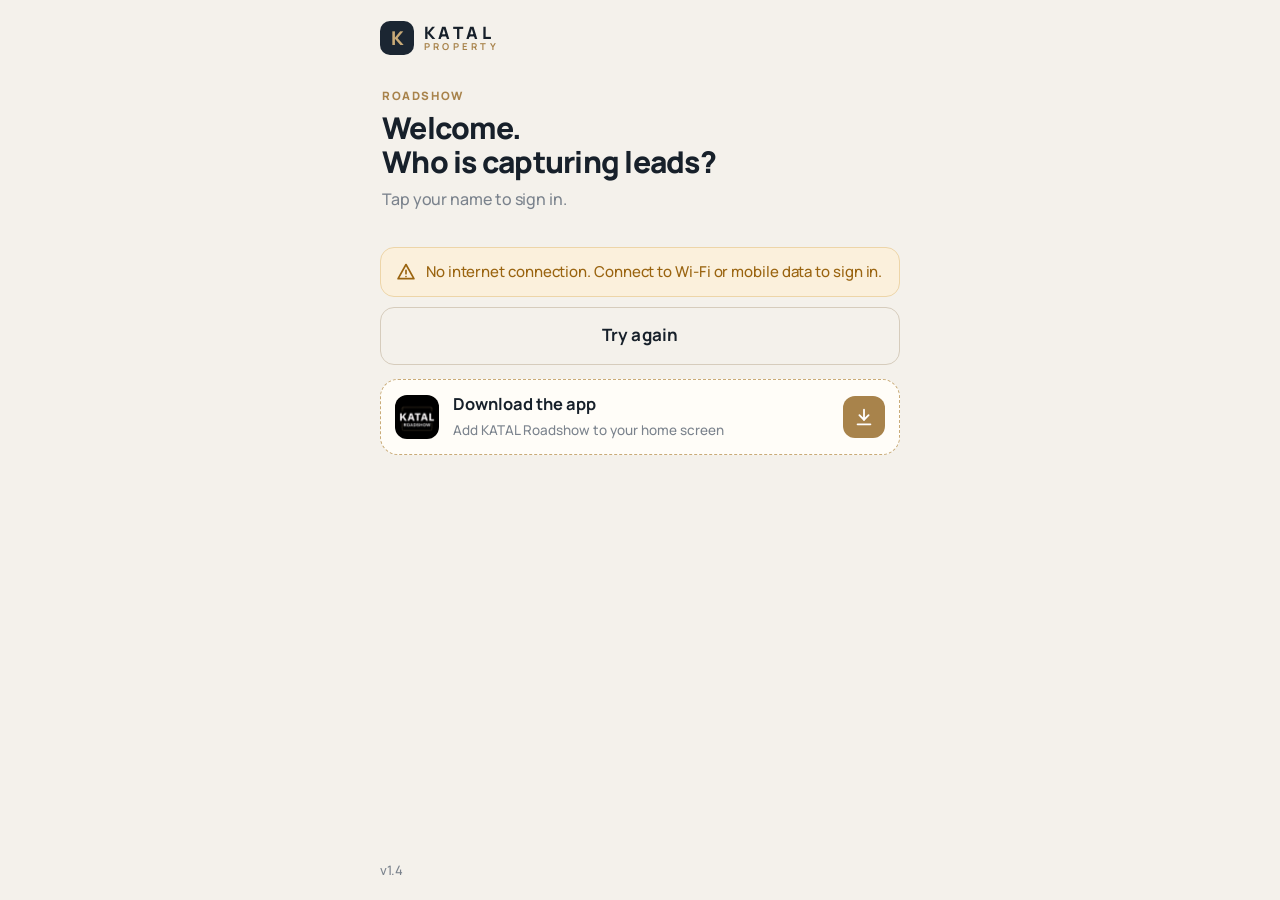
<file: index.html>
<!doctype html>
<html lang="en">
<head>
  <meta charset="utf-8">
  <meta name="viewport" content="width=device-width, initial-scale=1, viewport-fit=cover">
  <meta name="theme-color" content="#1B2632">
  <meta name="apple-mobile-web-app-capable" content="yes">
  <meta name="mobile-web-app-capable" content="yes">
  <meta name="apple-mobile-web-app-status-bar-style" content="default">
  <meta name="apple-mobile-web-app-title" content="KATAL Leads">
  <meta name="robots" content="noindex, nofollow">
  <title>KATAL Roadshow</title>
  <link rel="manifest" href="manifest.webmanifest?v=2">
  <link rel="icon" href="img/roadshow-64.png" type="image/png">
  <link rel="apple-touch-icon" href="img/roadshow-180.png">
  <link rel="preload" href="fonts/manrope.woff2" as="font" type="font/woff2" crossorigin>
  <link rel="stylesheet" href="css/app.css">
</head>
<body>
  <div class="app" id="app">
    <div class="center-msg"><div><div class="spinner"></div>Loading…</div></div>
  </div>
  <div class="toast" id="toast"></div>
  <noscript>Please enable JavaScript to use this app.</noscript>
  <script src="js/config.js"></script>
  <script src="js/core.js"></script>
  <script src="js/app.js"></script>
</body>
</html>
</file>
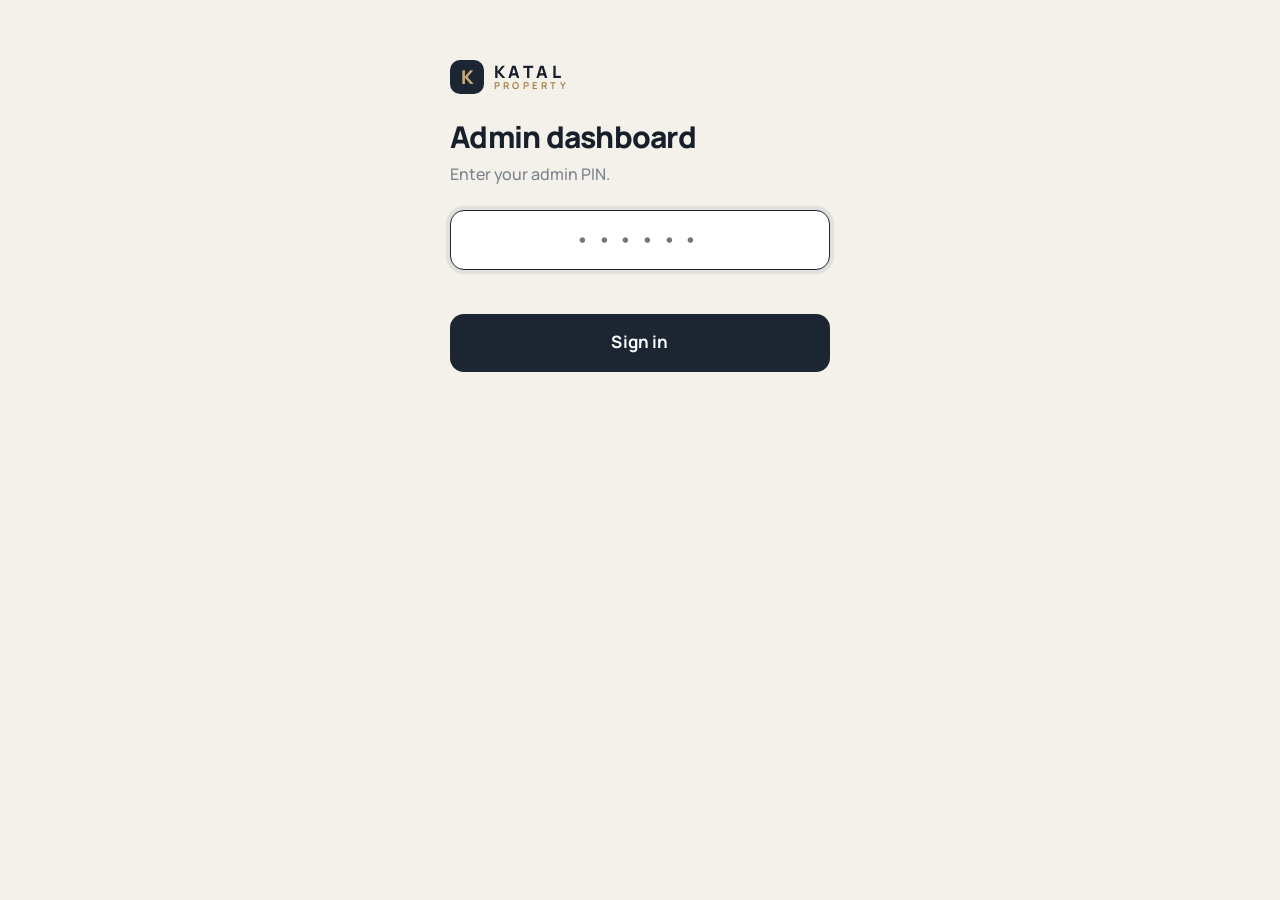
<file: admin.html>
<!doctype html>
<html lang="en">
<head>
  <meta charset="utf-8">
  <meta name="viewport" content="width=device-width, initial-scale=1, viewport-fit=cover">
  <meta name="theme-color" content="#1B2632">
  <meta name="robots" content="noindex, nofollow">
  <title>KATAL Admin</title>
  <link rel="icon" href="img/roadshow-64.png" type="image/png">
  <link rel="apple-touch-icon" href="img/roadshow-180.png">
  <link rel="preload" href="fonts/manrope.woff2" as="font" type="font/woff2" crossorigin>
  <link rel="stylesheet" href="css/app.css">
  <link rel="stylesheet" href="css/admin.css">
</head>
<body class="admin">
  <div id="admin"><div class="center-msg"><div><div class="spinner"></div>Loading…</div></div></div>
  <div class="toast" id="toast"></div>
  <script src="js/config.js"></script>
  <script src="js/core.js"></script>
  <script src="js/admin.js"></script>
</body>
</html>
</file>
<file: css/app.css>
/* Manrope (variable, latin) – bundled so the app opens fast and offline. SIL Open Font License 1.1 */
@font-face {
  font-family: 'Manrope';
  font-style: normal;
  font-display: swap;
  font-weight: 200 800;
  src: url('../fonts/manrope.woff2') format('woff2-variations'), url('../fonts/manrope.woff2') format('woff2');
}

/* KATAL Roadshow – shared styles (agent app + admin) */
:root {
  --bg: #F4F1EB;
  --surface: #FFFFFF;
  --surface-2: #FAF8F4;
  --ink: #17202A;
  --ink-2: #3B4653;
  --muted: #7B838D;
  --line: #E5DED2;
  --line-2: #D6CCBC;
  --navy: #1B2632;
  --navy-2: #2B3846;
  --gold: #A8834B;
  --gold-2: #C9AB78;
  --gold-soft: #F2EADC;
  --ok: #2D7A58;
  --ok-soft: #E4F1EA;
  --warn: #9A6410;
  --warn-soft: #FBF0DC;
  --danger: #B0423A;
  --danger-soft: #F8E6E4;
  --radius: 18px;
  --radius-sm: 14px;
  --shadow: 0 1px 2px rgba(23, 32, 42, .04), 0 10px 30px rgba(23, 32, 42, .07);
  --serif: 'Manrope', -apple-system, BlinkMacSystemFont, 'Segoe UI', Roboto, 'Helvetica Neue', Arial, sans-serif;
  --sans: 'Manrope', -apple-system, BlinkMacSystemFont, 'SF Pro Text', 'Segoe UI', Roboto, 'Helvetica Neue', Arial, sans-serif;
  --safe-b: env(safe-area-inset-bottom, 0px);
  --safe-t: env(safe-area-inset-top, 0px);
  color-scheme: light;
}

* { box-sizing: border-box; -webkit-tap-highlight-color: transparent; }
html, body { margin: 0; padding: 0; }
body {
  background: var(--bg);
  color: var(--ink);
  font-family: var(--sans);
  font-size: 17px;
  line-height: 1.45;
  -webkit-font-smoothing: antialiased;
  min-height: 100vh;
  min-height: 100dvh;
}
button, input, select, textarea { font: inherit; color: inherit; }
button { cursor: pointer; touch-action: manipulation; }
[hidden] { display: none !important; }

.app { max-width: 560px; margin: 0 auto; min-height: 100vh; min-height: 100dvh; display: flex; flex-direction: column; }

.screen { flex: 1; display: flex; flex-direction: column; padding: calc(14px + var(--safe-t)) 20px calc(20px + var(--safe-b)); animation: fade .22s ease; }
@keyframes fade { from { opacity: 0; transform: translateY(6px); } to { opacity: 1; transform: none; } }

/* ---------- brand ---------- */
.brand { display: flex; align-items: center; gap: 10px; }
.brand-mark { width: 34px; height: 34px; border-radius: 10px; background: var(--navy); color: var(--gold-2); display: grid; place-items: center; font-family: var(--serif); font-weight: 700; font-size: 22px; line-height: 1; }
.brand-text { display: flex; flex-direction: column; line-height: 1.05; }
.brand-name { font-family: var(--serif); font-weight: 700; font-size: 20px; letter-spacing: .18em; }
.brand-sub { font-size: 10.5px; letter-spacing: .32em; color: var(--gold); font-weight: 600; }

.topbar { display: flex; align-items: center; justify-content: space-between; gap: 12px; min-height: 48px; }
.eyebrow { font-size: 12px; letter-spacing: .16em; text-transform: uppercase; color: var(--gold); font-weight: 700; }
.title { font-family: var(--serif); font-weight: 600; font-size: 34px; line-height: 1.12; margin: 6px 0 0; letter-spacing: -.005em; }
.subtitle { color: var(--muted); margin: 8px 0 0; font-size: 16px; }

/* ---------- buttons ---------- */
.btn { display: inline-flex; align-items: center; justify-content: center; gap: 10px; min-height: 58px; padding: 0 22px; border-radius: var(--radius-sm); border: 1.5px solid transparent; font-weight: 650; font-size: 17px; letter-spacing: .01em; transition: transform .08s ease, background .15s ease, opacity .15s; user-select: none; }
.btn:active { transform: scale(.985); }
.btn[disabled] { opacity: .38; pointer-events: none; }
.btn-primary { background: var(--navy); color: #fff; }
.btn-primary:active { background: var(--navy-2); }
.btn-gold { background: var(--gold); color: #fff; }
.btn-ghost { background: transparent; border-color: var(--line-2); color: var(--ink); }
.btn-quiet { background: transparent; color: var(--ink-2); min-height: 48px; padding: 0 14px; }
.btn-block { width: 100%; }
.btn-sm { min-height: 44px; padding: 0 16px; font-size: 15px; border-radius: 12px; }
.icon-btn { width: 48px; height: 48px; border-radius: 14px; border: 1.5px solid var(--line); background: var(--surface); display: grid; place-items: center; color: var(--ink); }
.icon-btn:active { background: var(--surface-2); }
.icon-btn svg, .btn svg { width: 22px; height: 22px; flex: none; }

/* ---------- pills / status ---------- */
.pill { display: inline-flex; align-items: center; gap: 8px; padding: 7px 13px; border-radius: 999px; font-size: 14px; font-weight: 600; background: var(--surface); border: 1px solid var(--line); color: var(--ink-2); }
.pill .dot { width: 8px; height: 8px; border-radius: 50%; background: var(--ok); }
.pill.is-pending { background: var(--warn-soft); border-color: #EBD3A6; color: var(--warn); }
.pill.is-pending .dot { background: var(--warn); }
.pill.is-offline { background: #ECEEF1; border-color: #D9DDE2; color: #4B5563; }
.pill.is-offline .dot { background: #9CA3AF; }
.pill.is-error { background: var(--danger-soft); border-color: #EDC6C2; color: var(--danger); }
.pill.is-error .dot { background: var(--danger); }

/* ---------- login ---------- */
.login-head { padding: 26px 2px 18px; }
.agent-list { display: flex; flex-direction: column; gap: 10px; margin-top: 18px; }
.agent-btn { display: flex; align-items: center; gap: 14px; min-height: 64px; padding: 10px 16px; border-radius: var(--radius-sm); border: 1.5px solid var(--line); background: var(--surface); text-align: left; font-size: 18px; font-weight: 600; }
.agent-btn:active { border-color: var(--navy); }
.avatar { width: 42px; height: 42px; border-radius: 50%; background: var(--gold-soft); color: var(--gold); display: grid; place-items: center; font-weight: 700; font-size: 16px; flex: none; }
.agent-btn .chev { margin-left: auto; color: var(--line-2); }

.pin-wrap { display: flex; flex-direction: column; align-items: center; flex: 1; }
.pin-dots { display: flex; gap: 18px; margin: 30px 0 10px; }
.pin-dots span { width: 16px; height: 16px; border-radius: 50%; border: 2px solid var(--navy); transition: background .12s; }
.pin-dots span.on { background: var(--navy); }
.pin-dots.shake { animation: shake .38s ease; }
@keyframes shake { 20%, 60% { transform: translateX(-9px); } 40%, 80% { transform: translateX(9px); } }
.pin-msg { min-height: 24px; color: var(--danger); font-size: 15px; font-weight: 600; text-align: center; }
.keypad { display: grid; grid-template-columns: repeat(3, 1fr); gap: 14px; width: 100%; max-width: 330px; margin-top: auto; padding-top: 18px; }
.key { height: 72px; border-radius: 20px; border: 1.5px solid var(--line); background: var(--surface); font-size: 28px; font-weight: 500; display: grid; place-items: center; }
.key:active { background: var(--gold-soft); border-color: var(--gold-2); }
.key.key-plain { border-color: transparent; background: transparent; font-size: 16px; font-weight: 600; color: var(--ink-2); }

/* ---------- home ---------- */
.home-hero { margin: 26px 0 22px; }
.cta-card { position: relative; display: flex; align-items: center; gap: 18px; width: 100%; min-height: 132px; padding: 22px; border: none; border-radius: 24px; background: var(--navy); color: #fff; text-align: left; box-shadow: 0 14px 34px rgba(27, 38, 50, .22); overflow: hidden; }
.cta-card::after { content: ''; position: absolute; right: -40px; top: -40px; width: 170px; height: 170px; border-radius: 50%; border: 1px solid rgba(201, 171, 120, .28); }
.cta-card::before { content: ''; position: absolute; right: 10px; top: 30px; width: 110px; height: 110px; border-radius: 50%; border: 1px solid rgba(201, 171, 120, .18); }
.cta-card:active { transform: scale(.99); }
.cta-icon { width: 60px; height: 60px; border-radius: 18px; background: var(--gold); display: grid; place-items: center; flex: none; }
.cta-icon svg { width: 30px; height: 30px; }
.cta-title { font-family: var(--serif); font-size: 30px; font-weight: 600; line-height: 1.1; }
.cta-sub { color: rgba(255, 255, 255, .72); font-size: 15px; margin-top: 3px; }
.card-btn { display: flex; align-items: center; gap: 16px; width: 100%; min-height: 78px; padding: 16px 18px; border-radius: 20px; border: 1.5px solid var(--line); background: var(--surface); text-align: left; margin-top: 12px; }
.card-btn:active { border-color: var(--navy); }
.card-btn .ic { width: 46px; height: 46px; border-radius: 14px; background: var(--gold-soft); color: var(--gold); display: grid; place-items: center; flex: none; }
.card-btn .ic svg { width: 24px; height: 24px; }
.card-btn .t { font-weight: 650; font-size: 18px; }
.card-btn .s { color: var(--muted); font-size: 14px; }
.card-btn .chev { margin-left: auto; color: var(--line-2); }
.card-btn.is-resume { border-color: var(--gold-2); background: #FFFDF8; }
.stats { display: grid; grid-template-columns: 1fr 1fr; gap: 12px; margin-top: 12px; }
.stat { background: var(--surface); border: 1.5px solid var(--line); border-radius: 18px; padding: 14px 16px; }
.stat b { display: block; font-size: 30px; line-height: 1.1; font-weight: 700; font-variant-numeric: tabular-nums; letter-spacing: -.01em; }
.stat span { color: var(--muted); font-size: 13.5px; }
.home-foot { margin-top: auto; padding-top: 24px; display: flex; justify-content: space-between; align-items: center; color: var(--muted); font-size: 13px; }

/* ---------- question flow ---------- */
.flow-top { display: flex; align-items: center; gap: 12px; }
.progress { flex: 1; height: 6px; background: var(--line); border-radius: 99px; overflow: hidden; }
.progress > i { display: block; height: 100%; width: 0; background: linear-gradient(90deg, var(--gold), var(--gold-2)); border-radius: 99px; transition: width .3s ease; }
.step-count { font-size: 14px; color: var(--muted); font-weight: 600; min-width: 44px; text-align: right; font-variant-numeric: tabular-nums; }
.q-head { margin: 22px 0 18px; }
.q-text { font-family: var(--serif); font-weight: 600; font-size: 31px; line-height: 1.15; margin: 8px 0 0; }
.q-hint { color: var(--muted); font-size: 15px; margin-top: 8px; }
.q-body { flex: 1; display: flex; flex-direction: column; gap: 10px; padding-bottom: 12px; }

.opt { display: flex; align-items: center; gap: 14px; width: 100%; min-height: 62px; padding: 12px 18px; border-radius: var(--radius-sm); border: 1.5px solid var(--line); background: var(--surface); text-align: left; font-size: 18px; font-weight: 550; transition: background .12s, border-color .12s, color .12s; }
.opt:active { border-color: var(--navy-2); }
.opt .mark { margin-left: auto; width: 26px; height: 26px; border-radius: 50%; border: 2px solid var(--line-2); flex: none; display: grid; place-items: center; }
.opt.multi .mark { border-radius: 8px; }
.opt .mark svg { width: 16px; height: 16px; opacity: 0; }
.opt.sel { background: var(--navy); border-color: var(--navy); color: #fff; }
.opt.sel .mark { background: var(--gold); border-color: var(--gold); }
.opt.sel .mark svg { opacity: 1; color: #fff; }
.opt.dim { opacity: .4; }
.opt .opt-sub { display: block; font-size: 14px; font-weight: 500; color: var(--muted); margin-top: 2px; }
.opt.sel .opt-sub { color: rgba(255, 255, 255, .7); }

.field { display: flex; flex-direction: column; gap: 7px; }
.field label { font-size: 14px; font-weight: 650; color: var(--ink-2); letter-spacing: .01em; }
.input { width: 100%; min-height: 60px; padding: 0 18px; border-radius: var(--radius-sm); border: 1.5px solid var(--line-2); background: var(--surface); font-size: 19px; outline: none; transition: border-color .12s, box-shadow .12s; }
.input:focus { border-color: var(--navy); box-shadow: 0 0 0 4px rgba(27, 38, 50, .08); }
textarea.input { min-height: 120px; padding: 14px 18px; resize: vertical; }
.input-prefix { position: relative; }
.input-prefix .pre { position: absolute; left: 18px; top: 50%; transform: translateY(-50%); color: var(--muted); font-weight: 600; font-size: 16px; pointer-events: none; }
.input-prefix .input { padding-left: 64px; }
.range-row { display: grid; grid-template-columns: 1fr; gap: 14px; }
.err { color: var(--danger); font-size: 14.5px; font-weight: 600; min-height: 20px; }

.phone-row { display: flex; gap: 10px; }
.cc { position: relative; flex: none; width: 118px; }
.cc-face { height: 60px; border-radius: var(--radius-sm); border: 1.5px solid var(--line-2); background: var(--surface); display: flex; align-items: center; justify-content: center; gap: 6px; font-size: 18px; font-weight: 600; }
.cc-face .caret { color: var(--muted); font-size: 12px; }
.cc select { position: absolute; inset: 0; opacity: 0; width: 100%; height: 100%; font-size: 16px; }
.phone-row .input { flex: 1; min-width: 0; }

.notice { border-radius: var(--radius-sm); padding: 13px 15px; font-size: 15px; display: flex; gap: 10px; align-items: flex-start; }
.notice svg { width: 20px; height: 20px; flex: none; margin-top: 1px; }
.notice.warn { background: var(--warn-soft); color: var(--warn); border: 1px solid #EDD5A8; }
.notice.info { background: var(--surface-2); color: var(--ink-2); border: 1px solid var(--line); }
.notice.ok { background: var(--ok-soft); color: var(--ok); border: 1px solid #C5E1D2; }

.action-bar { position: sticky; bottom: 0; margin: 0 -20px calc(-20px - var(--safe-b)); padding: 12px 20px calc(14px + var(--safe-b)); background: linear-gradient(180deg, rgba(244, 241, 235, 0) 0, var(--bg) 22%); display: flex; gap: 10px; align-items: center; }
.action-bar .btn-primary { flex: 1; }
.action-bar .btn-back { width: 58px; padding: 0; flex: none; }

/* ---------- saved ---------- */
.done-wrap { flex: 1; display: flex; flex-direction: column; align-items: center; justify-content: center; text-align: center; padding: 20px 0; }
.done-badge { width: 92px; height: 92px; border-radius: 50%; background: var(--navy); display: grid; place-items: center; box-shadow: 0 0 0 10px var(--gold-soft); animation: pop .35s cubic-bezier(.2, 1.4, .4, 1); }
.done-badge svg { width: 44px; height: 44px; color: var(--gold-2); }
@keyframes pop { from { transform: scale(.6); opacity: 0; } to { transform: none; opacity: 1; } }
.done-wrap .title { margin-top: 26px; }
.sync-line { margin-top: 18px; }

/* ---------- misc ---------- */
.center-msg { flex: 1; display: grid; place-items: center; text-align: center; color: var(--muted); padding: 30px; }
.spinner { width: 28px; height: 28px; border: 3px solid var(--line); border-top-color: var(--gold); border-radius: 50%; animation: spin .8s linear infinite; margin: 0 auto 12px; }
@keyframes spin { to { transform: rotate(360deg); } }
.toast { position: fixed; left: 50%; bottom: calc(24px + var(--safe-b)); transform: translateX(-50%) translateY(30px); background: var(--navy); color: #fff; padding: 13px 20px; border-radius: 14px; font-size: 15px; font-weight: 600; opacity: 0; transition: all .25s ease; z-index: 50; max-width: calc(100% - 32px); text-align: center; box-shadow: var(--shadow); pointer-events: none; }
.toast.show { opacity: 1; transform: translateX(-50%) translateY(0); }
.sheet-bg { position: fixed; inset: 0; background: rgba(23, 32, 42, .45); z-index: 40; display: flex; align-items: flex-end; justify-content: center; animation: fadebg .2s ease; }
@keyframes fadebg { from { opacity: 0; } }
.sheet { width: 100%; max-width: 560px; background: var(--surface); border-radius: 24px 24px 0 0; padding: 24px 20px calc(20px + var(--safe-b)); animation: up .25s ease; }
@keyframes up { from { transform: translateY(40px); } }
.sheet h3 { font-family: var(--serif); font-size: 26px; margin: 0 0 6px; font-weight: 600; }
.sheet p { color: var(--muted); margin: 0 0 18px; }
.sheet .btns { display: flex; flex-direction: column; gap: 10px; }
.btn-danger { background: var(--danger); color: #fff; }
.muted { color: var(--muted); }
.small { font-size: 13.5px; }
.link { background: none; border: none; color: var(--ink-2); text-decoration: underline; text-underline-offset: 3px; padding: 8px 4px; font-size: 14px; }
.key svg { width: 30px; height: 30px; }
.title, .q-text, .cta-title, .brand-name, .sheet h3 { font-variant-numeric: lining-nums; font-feature-settings: "lnum" 1; }

/* ===================== v1.1: lists, lead page, units ===================== */
.search-fake { display: flex; align-items: center; gap: 10px; width: 100%; min-height: 54px; margin-top: 14px; padding: 0 16px; border-radius: 16px; border: 1.5px solid var(--line); background: var(--surface); color: var(--muted); font-size: 16px; text-align: left; }
.search-fake svg { width: 20px; height: 20px; }
.tiles { display: flex; flex-direction: column; gap: 10px; margin-top: 14px; }
.list-tile { display: flex; align-items: center; gap: 14px; min-height: 70px; padding: 12px 16px; border-radius: 18px; border: 1.5px solid var(--line); background: var(--surface); text-align: left; }
.list-tile:active { border-color: var(--navy); }
.list-tile .ic { width: 42px; height: 42px; border-radius: 13px; background: var(--gold-soft); color: var(--gold); display: grid; place-items: center; flex: none; }
.list-tile .ic svg { width: 22px; height: 22px; }
.list-tile .lt-name { font-weight: 650; font-size: 17px; flex: 1; }
.list-tile b { font-size: 26px; font-weight: 700; font-variant-numeric: tabular-nums; }
.list-tile .chev { color: var(--line-2); }

.screen.lists { padding-bottom: calc(96px + var(--safe-b)); }
.search-box { position: sticky; top: 0; z-index: 5; display: flex; align-items: center; gap: 10px; margin: 12px -20px 0; padding: 10px 20px; background: var(--bg); }
.search-box svg { position: absolute; left: 36px; width: 20px; height: 20px; color: var(--muted); pointer-events: none; }
.search-box input { width: 100%; min-height: 54px; border-radius: 16px; border: 1.5px solid var(--line-2); background: var(--surface); padding: 0 16px 0 46px; font-size: 17px; outline: none; -webkit-appearance: none; appearance: none; }
.search-box input:focus { border-color: var(--navy); box-shadow: 0 0 0 4px rgba(27, 38, 50, .08); }
.seg { display: grid; grid-template-columns: repeat(3, 1fr); gap: 6px; padding: 5px; margin-top: 6px; background: #EAE4D9; border-radius: 16px; }
.seg-btn { display: flex; flex-direction: column; align-items: center; justify-content: center; gap: 1px; min-height: 58px; padding: 6px 4px; border: none; border-radius: 12px; background: transparent; color: var(--ink-2); font-size: 13px; font-weight: 650; line-height: 1.15; text-align: center; }
.seg-btn b { font-size: 19px; font-variant-numeric: tabular-nums; }
.seg-btn.on { background: var(--surface); color: var(--ink); box-shadow: 0 1px 3px rgba(23, 32, 42, .12); }
.lead-list { display: flex; flex-direction: column; gap: 8px; margin-top: 12px; }
.list-note { color: var(--muted); font-size: 13.5px; padding: 0 4px; }
.empty { text-align: center; color: var(--muted); padding: 40px 16px; font-size: 15.5px; }
.lead-row { display: flex; align-items: center; gap: 12px; min-height: 72px; padding: 10px 12px 10px 14px; border-radius: 16px; border: 1.5px solid var(--line); background: var(--surface); cursor: pointer; }
.lead-row:active { border-color: var(--navy); }
.lead-row .avatar { width: 40px; height: 40px; font-size: 14px; }
.lr-main { flex: 1; min-width: 0; display: flex; flex-direction: column; }
.lr-name { font-weight: 650; font-size: 17px; white-space: nowrap; overflow: hidden; text-overflow: ellipsis; }
.lr-sub { color: var(--muted); font-size: 14px; white-space: nowrap; overflow: hidden; text-overflow: ellipsis; }
.lr-chips { display: flex; flex-wrap: wrap; gap: 5px; margin-top: 4px; }
.lead-row .chev { color: var(--line-2); }
.chip { display: inline-flex; align-items: center; gap: 4px; padding: 3px 9px; border-radius: 99px; font-size: 12px; font-weight: 700; letter-spacing: .01em; background: #EEF0F3; color: #4B5563; }
.chip svg { width: 12px; height: 12px; }
.chip.s1 { background: #EEF0F3; color: #3F4A57; }
.chip.s2 { background: var(--gold-soft); color: #8A6A3A; }
.chip.s3 { background: var(--ok-soft); color: var(--ok); }
.chip.pending { background: var(--warn-soft); color: var(--warn); }
.mini { display: inline-flex; align-items: center; gap: 6px; flex: none; min-height: 44px; padding: 0 13px; border-radius: 12px; border: 1.5px solid var(--line-2); background: var(--surface); font-size: 14px; font-weight: 700; }
.mini svg { width: 16px; height: 16px; }
.mini.is-gold { background: var(--gold); border-color: var(--gold); color: #fff; }
.mini.is-navy { background: var(--navy); border-color: var(--navy); color: #fff; }
.mini.is-done { color: var(--ok); border-color: #C5E1D2; background: var(--ok-soft); }
.fab { position: fixed; right: max(20px, calc(50% - 260px)); bottom: calc(22px + var(--safe-b)); width: 62px; height: 62px; border-radius: 20px; border: none; background: var(--gold); display: grid; place-items: center; box-shadow: 0 10px 24px rgba(168, 131, 75, .4); z-index: 10; }
.fab svg { width: 28px; height: 28px; }

.lead-head { padding: 18px 2px 4px; }
.lead-head .chip { margin-right: 4px; }
.lead-head .title { margin-top: 10px; font-size: 32px; }
.timeline { display: flex; flex-wrap: wrap; gap: 6px; margin-top: 14px; }
.tl { display: inline-flex; align-items: center; gap: 4px; padding: 5px 10px; border-radius: 99px; border: 1px dashed var(--line-2); color: var(--muted); font-size: 12.5px; font-weight: 600; }
.tl svg { width: 13px; height: 13px; }
.tl.on { border-style: solid; border-color: #C5E1D2; background: var(--ok-soft); color: var(--ok); }
.tl i { font-style: normal; font-weight: 500; opacity: .8; }
.quick { display: grid; grid-template-columns: repeat(3, 1fr); gap: 10px; margin-top: 18px; }
.q-btn { display: flex; flex-direction: column; align-items: center; justify-content: center; gap: 6px; min-height: 76px; border-radius: 16px; border: 1.5px solid var(--line); background: var(--surface); color: var(--ink); font-size: 14px; font-weight: 650; text-decoration: none; }
.q-btn svg { width: 24px; height: 24px; color: var(--gold); }
.q-btn:active { border-color: var(--navy); }
.q-btn.done { background: var(--ok-soft); border-color: #C5E1D2; color: var(--ok); }
.q-btn.done svg { color: var(--ok); }
.main-act { margin-top: 14px; }
.row-links { display: flex; justify-content: center; flex-wrap: wrap; gap: 6px 16px; margin-top: 6px; }
.section { margin-top: 26px; }
.section h3 { font-family: var(--serif); font-size: 24px; font-weight: 600; margin: 0 0 10px; font-variant-numeric: lining-nums; }
.answers { margin: 0; border: 1.5px solid var(--line); border-radius: 16px; background: var(--surface); overflow: hidden; }
.answers > div { display: flex; justify-content: space-between; gap: 14px; padding: 12px 14px; border-top: 1px solid var(--line); }
.answers > div:first-child { border-top: none; }
.answers dt { color: var(--muted); font-size: 14px; }
.answers dd { margin: 0; font-weight: 650; font-size: 15px; text-align: right; }
.note-add { display: flex; flex-direction: column; gap: 8px; }
.note-add textarea { min-height: 76px; font-size: 16px; }
.note-add .btn { align-self: flex-end; }
.notes { list-style: none; margin: 12px 0 0; padding: 0; display: flex; flex-direction: column; gap: 8px; }
.notes li { background: var(--surface); border: 1.5px solid var(--line); border-radius: 14px; padding: 12px 14px; }
.notes p { margin: 0; white-space: pre-wrap; }
.notes span { display: block; margin-top: 4px; color: var(--muted); font-size: 12.5px; }

.unit { display: flex; flex-direction: column; gap: 3px; width: 100%; padding: 14px 16px; margin-bottom: 10px; border-radius: 16px; border: 1.5px solid var(--line); background: var(--surface); text-align: left; }
.unit .u-top { display: flex; align-items: center; justify-content: space-between; gap: 10px; }
.unit .u-proj { font-weight: 700; font-size: 16px; }
.unit .u-tick { width: 28px; height: 28px; border-radius: 9px; border: 2px solid var(--line-2); display: grid; place-items: center; flex: none; }
.unit .u-tick svg { width: 16px; height: 16px; opacity: 0; color: #fff; }
.unit .u-type { color: var(--ink-2); font-size: 15px; }
.unit .u-price { font-size: 15px; }
.unit .u-price b { font-size: 17px; }
.unit .u-meta { color: var(--muted); font-size: 13px; }
.unit.on { border-color: var(--gold); background: #FFFCF6; box-shadow: 0 0 0 3px var(--gold-soft); }
.unit.on .u-tick { background: var(--gold); border-color: var(--gold); }
.unit.on .u-tick svg { opacity: 1; }
.search-box .clear { position: absolute; right: 28px; width: 40px; height: 40px; border: none; border-radius: 12px; background: #EEF0F3; color: var(--ink-2); display: grid; place-items: center; }
.search-box .clear svg { position: static; width: 18px; height: 18px; color: var(--ink-2); }
.search-box input { padding-right: 56px; }

/* ===================== v1.2: modern type ===================== */
body { font-weight: 500; letter-spacing: -.005em; }
.brand-mark { font-weight: 800; font-size: 19px; }
.brand-name { font-weight: 800; font-size: 17px; letter-spacing: .2em; }
.brand-sub { font-weight: 700; font-size: 9.5px; letter-spacing: .34em; }
.title { font-weight: 800; font-size: 30px; line-height: 1.15; letter-spacing: -.025em; }
.q-text { font-weight: 750; font-size: 25px; line-height: 1.25; letter-spacing: -.02em; }
.cta-title { font-weight: 800; font-size: 25px; letter-spacing: -.02em; }
.section h3, .sheet h3 { font-weight: 800; font-size: 19px; letter-spacing: -.01em; }
.lead-head .title { font-size: 28px; }
.eyebrow { font-size: 11.5px; letter-spacing: .14em; font-weight: 800; }
.btn { font-weight: 700; }
.opt { font-weight: 600; }
.btn-trio { display: grid; grid-template-columns: repeat(3, 1fr); gap: 10px; width: 100%; }
.btn-trio .btn { flex-direction: column; gap: 4px; min-height: 72px; padding: 8px 6px; font-size: 14px; border-radius: 16px; background: var(--surface); border-color: var(--line); }
.btn-trio .btn svg { width: 22px; height: 22px; color: var(--gold); }
.switch-pill { display: inline-flex; align-items: center; gap: 6px; min-height: 40px; padding: 0 14px; border-radius: 99px; background: var(--navy); color: #fff; font-size: 13.5px; font-weight: 700; text-decoration: none; }
.switch-pill svg { width: 16px; height: 16px; }

/* ===================== download (install) ===================== */
.install-btn { display: flex; align-items: center; gap: 14px; width: 100%; min-height: 76px; margin-top: 14px; padding: 12px 14px; border-radius: 18px; border: 1.5px dashed var(--gold-2); background: #FFFDF8; text-align: left; }
.install-btn img { width: 44px; height: 44px; border-radius: 12px; flex: none; }
.install-btn b { font-size: 16.5px; }
.install-btn .s { color: var(--muted); font-size: 13.5px; }
.install-btn .dl { margin-left: auto; width: 42px; height: 42px; border-radius: 12px; background: var(--gold); color: #fff; display: grid; place-items: center; flex: none; }
.install-btn .dl svg { width: 22px; height: 22px; }
.install-sheet { text-align: center; }
.install-sheet img { border-radius: 18px; margin: 0 auto 10px; display: block; }
.install-sheet .steps { list-style: none; margin: 4px 0 18px; padding: 0; text-align: left; display: flex; flex-direction: column; gap: 10px; }
.install-sheet .steps li { display: flex; gap: 12px; align-items: flex-start; background: var(--surface-2); border: 1px solid var(--line); border-radius: 14px; padding: 12px 14px; font-size: 15.5px; }
.install-sheet .n { width: 26px; height: 26px; border-radius: 50%; background: var(--navy); color: #fff; font-weight: 800; font-size: 13px; display: grid; place-items: center; flex: none; }
.ic-inline { display: inline-grid; place-items: center; width: 26px; height: 26px; border-radius: 8px; background: #fff; border: 1px solid var(--line); vertical-align: middle; color: #0A84FF; }
.ic-inline svg { width: 16px; height: 16px; }
</file>
<file: css/admin.css>
/* KATAL Roadshow – admin dashboard */
body.admin { font-size: 15px; }
.adm { max-width: 1320px; margin: 0 auto; padding: calc(16px + var(--safe-t)) 24px 60px; }
.adm-login { max-width: 420px; margin: 0 auto; padding: 60px 20px; }
.adm-login .title { margin-top: 26px; }
.adm-login form { display: flex; flex-direction: column; gap: 12px; margin-top: 24px; }
.adm-login .input { letter-spacing: .3em; font-size: 22px; text-align: center; }

.adm-head { display: flex; align-items: center; justify-content: space-between; gap: 16px; flex-wrap: wrap; padding-bottom: 18px; border-bottom: 1px solid var(--line); }
.adm-head .hgroup { display: flex; align-items: center; gap: 18px; flex-wrap: wrap; }
.adm-head .ev { border-left: 1px solid var(--line-2); padding-left: 18px; }
.adm-head .ev b { display: block; font-family: var(--serif); font-size: 24px; font-weight: 600; line-height: 1.1; font-variant-numeric: lining-nums; }
.adm-head .ev span { color: var(--muted); font-size: 13px; }
.adm-actions { display: flex; gap: 8px; flex-wrap: wrap; }
.adm-actions .btn { min-height: 44px; font-size: 14.5px; padding: 0 16px; border-radius: 12px; }

.kpis { display: grid; grid-template-columns: repeat(6, minmax(0, 1fr)); gap: 12px; margin-top: 20px; }
.kpi { background: var(--surface); border: 1px solid var(--line); border-radius: 16px; padding: 14px 16px; }
.kpi span { display: block; color: var(--muted); font-size: 13px; font-weight: 600; }
.kpi b { display: block; font-size: 30px; font-weight: 700; margin-top: 4px; font-variant-numeric: tabular-nums; letter-spacing: -.01em; }
.kpi.accent { background: var(--navy); border-color: var(--navy); color: #fff; }
.kpi.accent span { color: rgba(255, 255, 255, .7); }
.kpi.gold b { color: var(--gold); }
.kpi.ok b { color: var(--ok); }

.panel { background: var(--surface); border: 1px solid var(--line); border-radius: 18px; margin-top: 18px; overflow: hidden; }
.panel-head { display: flex; align-items: center; justify-content: space-between; gap: 12px; flex-wrap: wrap; padding: 14px 18px; border-bottom: 1px solid var(--line); }
.panel-head h2 { margin: 0; font-family: var(--serif); font-size: 24px; font-weight: 600; font-variant-numeric: lining-nums; }
.panel-head .muted { font-size: 13px; }

.tbl-wrap { overflow-x: auto; }
table.tbl { width: 100%; border-collapse: collapse; font-size: 14px; }
.tbl th { text-align: left; font-size: 12px; text-transform: uppercase; letter-spacing: .06em; color: var(--muted); font-weight: 700; padding: 10px 14px; background: var(--surface-2); border-bottom: 1px solid var(--line); white-space: nowrap; }
.tbl td { padding: 11px 14px; border-bottom: 1px solid var(--line); vertical-align: middle; }
.tbl tr:last-child td { border-bottom: none; }
.tbl td.num, .tbl th.num { text-align: right; font-variant-numeric: tabular-nums; }
.tbl tbody tr { cursor: pointer; }
.tbl tbody tr:hover { background: #FCFAF6; }
.tbl tbody tr.sel { background: var(--gold-soft); }
.tbl .nm { font-weight: 650; }
.tbl .ph { white-space: nowrap; color: var(--ink-2); }
.tbl .tm { white-space: nowrap; color: var(--muted); }
.tbl .ans { max-width: 220px; }
.tbl .zero { color: #C5BDB0; }
.bar { display: inline-block; height: 6px; border-radius: 3px; background: var(--gold-2); vertical-align: middle; margin-left: 8px; }

.filters { display: flex; gap: 10px; flex-wrap: wrap; padding: 12px 18px; border-bottom: 1px solid var(--line); background: var(--surface-2); }
.filters .input, .filters select { min-height: 44px; font-size: 14.5px; border-radius: 12px; padding: 0 12px; border: 1.5px solid var(--line-2); background: var(--surface); }
.filters .input { flex: 1 1 220px; }
.filters select { flex: 0 1 190px; }

.drawer-bg { position: fixed; inset: 0; background: rgba(23, 32, 42, .4); z-index: 40; display: flex; justify-content: flex-end; animation: fadebg .2s ease; }
.drawer { width: min(520px, 100%); height: 100%; background: var(--bg); overflow-y: auto; padding: calc(18px + var(--safe-t)) 22px calc(30px + var(--safe-b)); animation: slide .22s ease; }
@keyframes slide { from { transform: translateX(30px); opacity: .6; } }
.drawer .title { font-size: 32px; margin-top: 10px; }
.drawer .section h3 { font-size: 22px; }
.drawer .kv { display: grid; grid-template-columns: 130px 1fr; gap: 8px 12px; background: var(--surface); border: 1px solid var(--line); border-radius: 14px; padding: 14px; font-size: 14.5px; }
.drawer .kv dt { color: var(--muted); }
.drawer .kv dd { margin: 0; font-weight: 600; }
.drawer .liked { margin: 0; padding: 0; list-style: none; display: flex; flex-direction: column; gap: 6px; }
.drawer .liked li { background: var(--surface); border: 1px solid var(--gold-2); border-radius: 12px; padding: 10px 12px; font-weight: 600; }

.mob-cards { display: none; }
@media (max-width: 900px) {
  .kpis { grid-template-columns: repeat(3, minmax(0, 1fr)); }
}
@media (max-width: 720px) {
  .adm { padding: calc(12px + var(--safe-t)) 14px 50px; }
  .adm-head .ev { border-left: none; padding-left: 0; }
  .kpis { grid-template-columns: repeat(2, minmax(0, 1fr)); gap: 10px; }
  .kpi b { font-size: 26px; }
  .leads-tbl { display: none; }
  .mob-cards { display: flex; flex-direction: column; gap: 8px; padding: 12px; }
  .mcard { border: 1px solid var(--line); border-radius: 14px; padding: 12px 14px; background: var(--surface); cursor: pointer; }
  .mcard .top { display: flex; justify-content: space-between; gap: 8px; align-items: baseline; }
  .mcard .nm { font-weight: 700; font-size: 16px; }
  .mcard .tm { color: var(--muted); font-size: 12.5px; white-space: nowrap; }
  .mcard .sub { color: var(--ink-2); font-size: 13.5px; margin-top: 2px; }
  .mcard .ans { color: var(--muted); font-size: 13px; margin-top: 6px; }
  .mcard .chip { margin-top: 6px; }
  .filters select { flex: 1 1 140px; }
}

/* v1.2 modern type */
.adm-head .ev b { font-weight: 800; font-size: 20px; letter-spacing: -.015em; }
.panel-head h2 { font-weight: 800; font-size: 19px; letter-spacing: -.01em; }
.kpi b { font-weight: 800; }

/* ===================== v1.2: navigation + editors ===================== */
.adm-nav { display: flex; gap: 6px; margin-top: 16px; padding: 5px; background: #EAE4D9; border-radius: 14px; overflow-x: auto; scrollbar-width: none; }
.adm-nav::-webkit-scrollbar { display: none; }
.adm-nav button { flex: none; min-height: 42px; padding: 0 16px; border: none; border-radius: 10px; background: transparent; font-weight: 700; font-size: 14.5px; color: var(--ink-2); white-space: nowrap; }
.adm-nav button.on { background: var(--surface); color: var(--ink); box-shadow: 0 1px 3px rgba(23, 32, 42, .12); }

.ed-head { display: flex; align-items: flex-end; justify-content: space-between; gap: 14px; flex-wrap: wrap; margin-top: 22px; }
.ed-head h2 { margin: 0; font-size: 24px; font-weight: 800; letter-spacing: -.02em; }
.ed-head p { margin: 4px 0 0; font-size: 14px; max-width: 640px; }
.ed-head .btn { min-height: 46px; font-size: 15px; border-radius: 12px; }
.ed-list { list-style: none; margin: 16px 0 0; padding: 0; display: flex; flex-direction: column; gap: 8px; }
.ed-item { display: flex; align-items: center; gap: 12px; background: var(--surface); border: 1px solid var(--line); border-radius: 16px; padding: 12px 12px 12px 14px; }
.ed-item.is-off { opacity: .6; }
.ed-num { width: 32px; height: 32px; border-radius: 10px; background: var(--gold-soft); color: var(--gold); font-weight: 800; display: grid; place-items: center; flex: none; font-size: 14px; }
.ed-main { flex: 1; min-width: 0; cursor: pointer; }
.ed-t { font-weight: 700; font-size: 15.5px; }
.ed-sub { color: var(--muted); font-size: 13.5px; margin-top: 2px; }
.ed-chips { display: flex; flex-wrap: wrap; gap: 5px; margin-top: 6px; }
.ed-acts { display: flex; gap: 6px; flex: none; }
.icon-btn.sm { width: 40px; height: 40px; border-radius: 11px; }
.icon-btn.sm svg { width: 18px; height: 18px; }
.icon-btn[disabled] { opacity: .3; pointer-events: none; }
.chip.off { background: var(--danger-soft); color: var(--danger); }
.cards { display: grid; grid-template-columns: repeat(auto-fill, minmax(260px, 1fr)); gap: 10px; margin-top: 16px; }
.ecard { display: flex; flex-direction: column; gap: 3px; text-align: left; background: var(--surface); border: 1px solid var(--line); border-radius: 16px; padding: 14px 16px; }
.ecard:hover { border-color: var(--line-2); }
.ecard.is-off { opacity: .6; }
.ecard b { font-size: 16px; }
.form-panel { padding: 18px; max-width: 640px; }
.form-panel .mf { margin-bottom: 14px; }

.modal-bg { align-items: center; padding: 16px; }
.mbox { max-width: 640px; max-height: calc(100vh - 32px); max-height: calc(100dvh - 32px); display: flex; flex-direction: column; padding: 0; border-radius: 22px; overflow: hidden; }
.mhead { display: flex; align-items: center; justify-content: space-between; gap: 12px; padding: 16px 18px; border-bottom: 1px solid var(--line); }
.mhead h3 { margin: 0; font-size: 19px; font-weight: 800; }
.mbody { padding: 16px 18px; overflow-y: auto; display: flex; flex-direction: column; gap: 14px; }
.mbox > .err { padding: 0 18px; }
.mfoot { display: flex; align-items: center; justify-content: space-between; gap: 10px; padding: 12px 18px; border-top: 1px solid var(--line); background: var(--surface-2); }
.mfoot > div { display: flex; gap: 8px; }
.mfoot .btn { min-height: 46px; font-size: 15px; border-radius: 12px; }
.danger-t { color: var(--danger); border-color: #EDC6C2; }
.danger-t svg { width: 18px; height: 18px; }
.mf { display: flex; flex-direction: column; gap: 6px; }
.ml { font-size: 13.5px; font-weight: 750; color: var(--ink-2); }
.mh { font-size: 12.5px; color: var(--muted); font-weight: 500; }
.mbody .input, .form-panel .input { min-height: 48px; font-size: 16px; border-radius: 12px; }
.mbody textarea.input { min-height: 70px; padding: 12px 14px; }
.tog-grid { display: flex; flex-wrap: wrap; gap: 8px 18px; }
.tog { display: inline-flex; align-items: center; gap: 10px; cursor: pointer; font-weight: 600; font-size: 14.5px; min-height: 40px; }
.tog input { position: absolute; opacity: 0; width: 0; height: 0; }
.tog .tg { width: 44px; height: 26px; border-radius: 99px; background: #D8D2C7; position: relative; transition: background .15s; flex: none; }
.tog .tg::after { content: ''; position: absolute; top: 3px; left: 3px; width: 20px; height: 20px; border-radius: 50%; background: #fff; box-shadow: 0 1px 2px rgba(0, 0, 0, .2); transition: transform .15s; }
.tog input:checked + .tg { background: var(--ok); }
.tog input:checked + .tg::after { transform: translateX(18px); }
.tog input:focus-visible + .tg { outline: 2px solid var(--navy); outline-offset: 2px; }
.opts { display: flex; flex-direction: column; gap: 8px; }
.opt-row { display: flex; gap: 6px; align-items: center; }
.opt-row .input { flex: 1; min-width: 0; }
.opts > .btn { align-self: flex-start; }
.checks { display: flex; flex-wrap: wrap; gap: 8px; }
.chk { display: inline-flex; align-items: center; gap: 8px; padding: 8px 12px; border: 1.5px solid var(--line-2); border-radius: 12px; background: var(--surface); cursor: pointer; font-weight: 600; font-size: 14px; }
.chk input { width: 18px; height: 18px; accent-color: var(--navy); }
@media (max-width: 720px) {
  .modal-bg { align-items: flex-end; padding: 0; }
  .mbox { border-radius: 22px 22px 0 0; max-height: 92vh; max-height: 92dvh; }
  .ed-item { align-items: flex-start; }
  .ed-acts { flex-direction: column; }
  .mfoot { flex-wrap: wrap; }
}
.switch-btn svg { width: 18px; height: 18px; }
</file>
